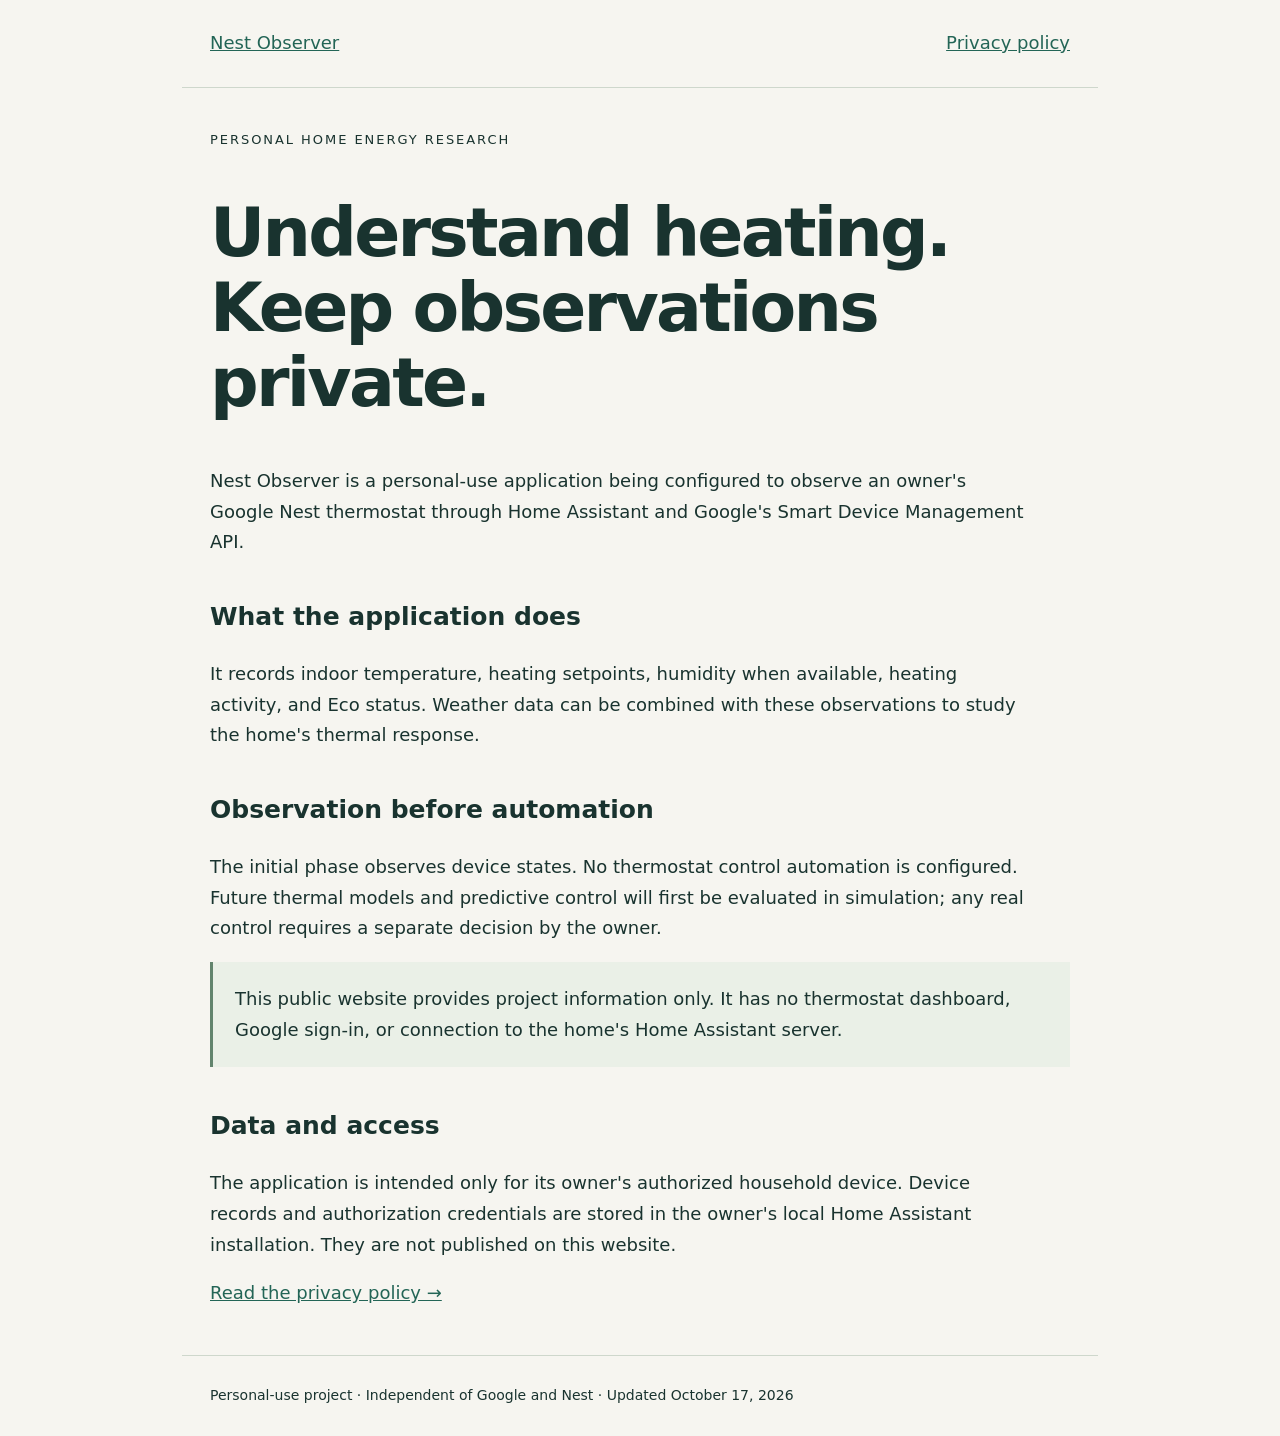
<file: index.html>
<!doctype html><html lang="en"><head><meta charset="utf-8"><meta name="viewport" content="width=device-width, initial-scale=1"><title>Nest Observer</title><meta name="description" content="Nest Observer: personal thermostat observation and privacy information."><link rel="stylesheet" href="style.css"></head><body><nav><a href="./">Nest Observer</a><a href="privacy.html">Privacy policy</a></nav><main><p class="eyebrow">Personal home energy research</p><h1>Understand heating.<br>Keep observations private.</h1><p>Nest Observer is a personal-use application being configured to observe an owner's Google Nest thermostat through Home Assistant and Google's Smart Device Management API.</p><h2>What the application does</h2><p>It records indoor temperature, heating setpoints, humidity when available, heating activity, and Eco status. Weather data can be combined with these observations to study the home's thermal response.</p><h2>Observation before automation</h2><p>The initial phase observes device states. No thermostat control automation is configured. Future thermal models and predictive control will first be evaluated in simulation; any real control requires a separate decision by the owner.</p><div class="note">This public website provides project information only. It has no thermostat dashboard, Google sign-in, or connection to the home's Home Assistant server.</div><h2>Data and access</h2><p>The application is intended only for its owner's authorized household device. Device records and authorization credentials are stored in the owner's local Home Assistant installation. They are not published on this website.</p><p><a href="privacy.html">Read the privacy policy →</a></p></main><footer>Personal-use project · Independent of Google and Nest · Updated October 17, 2026</footer></body></html>
</file>
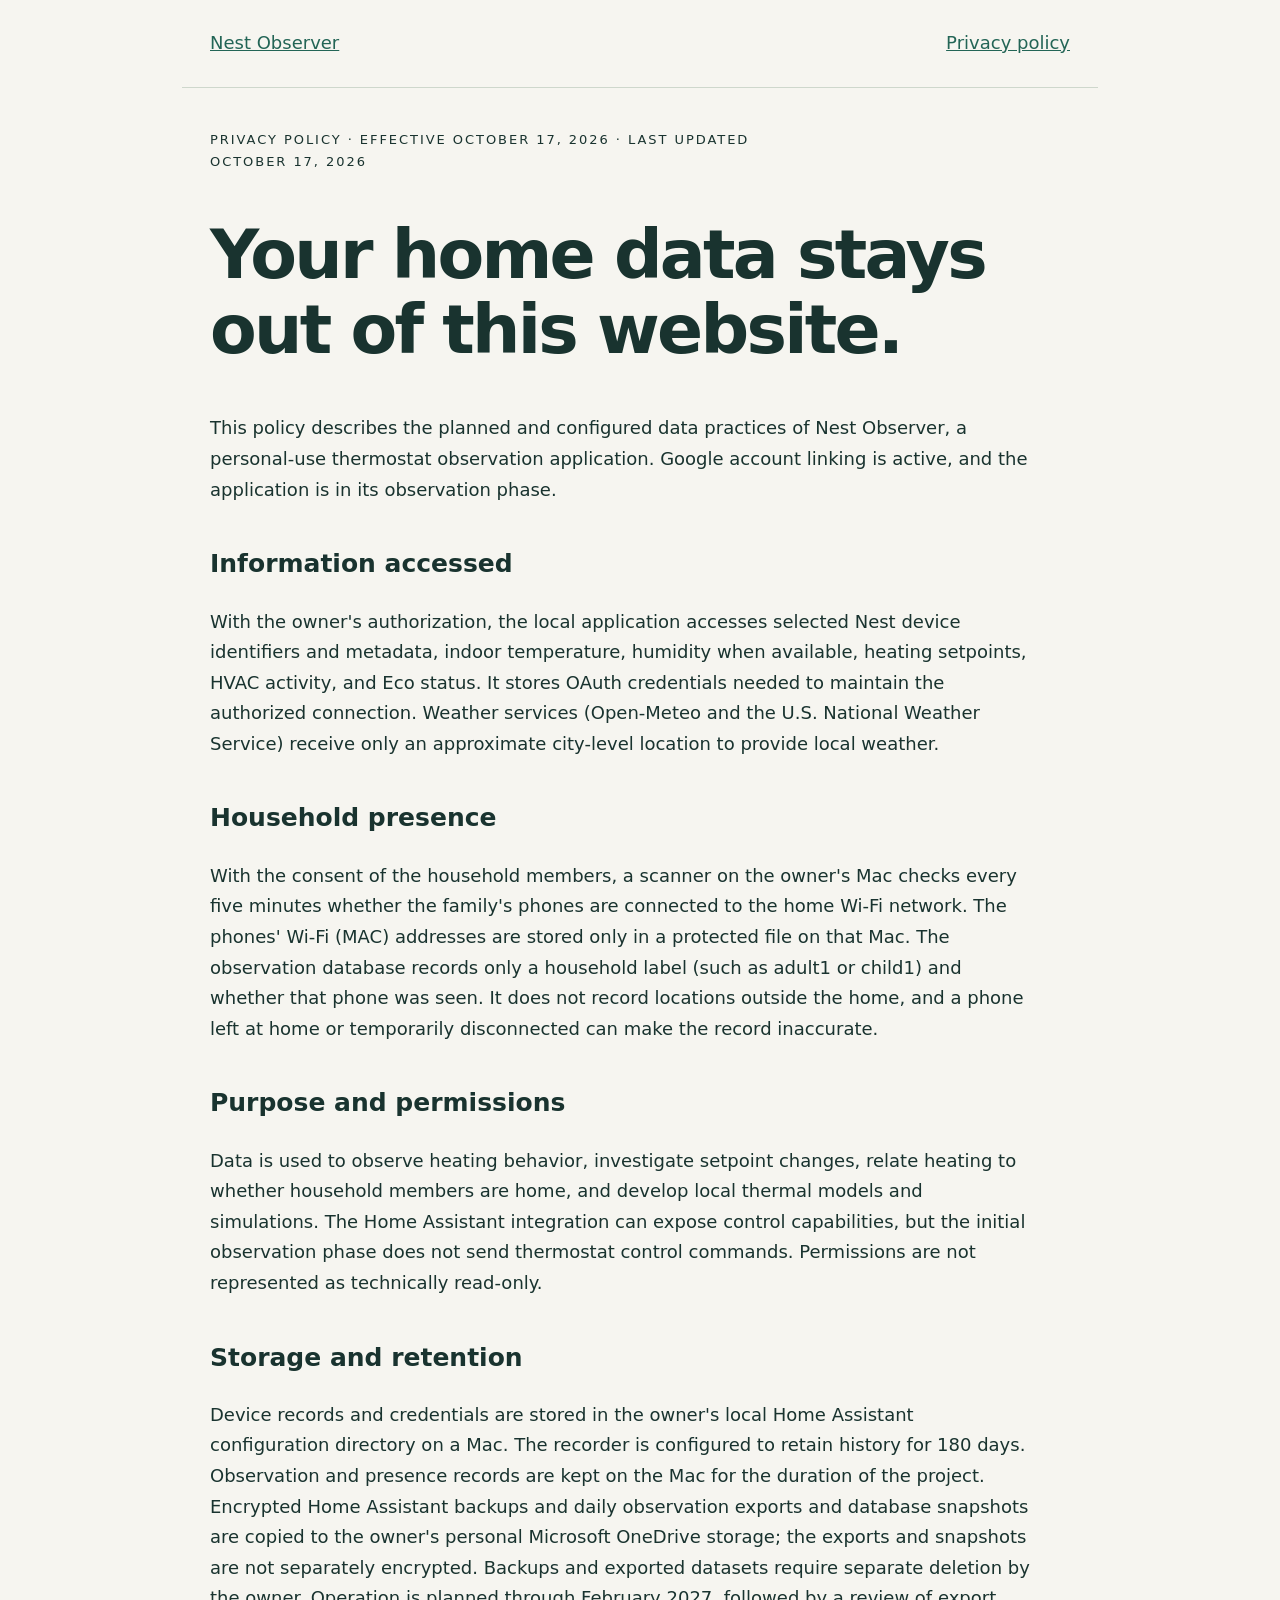
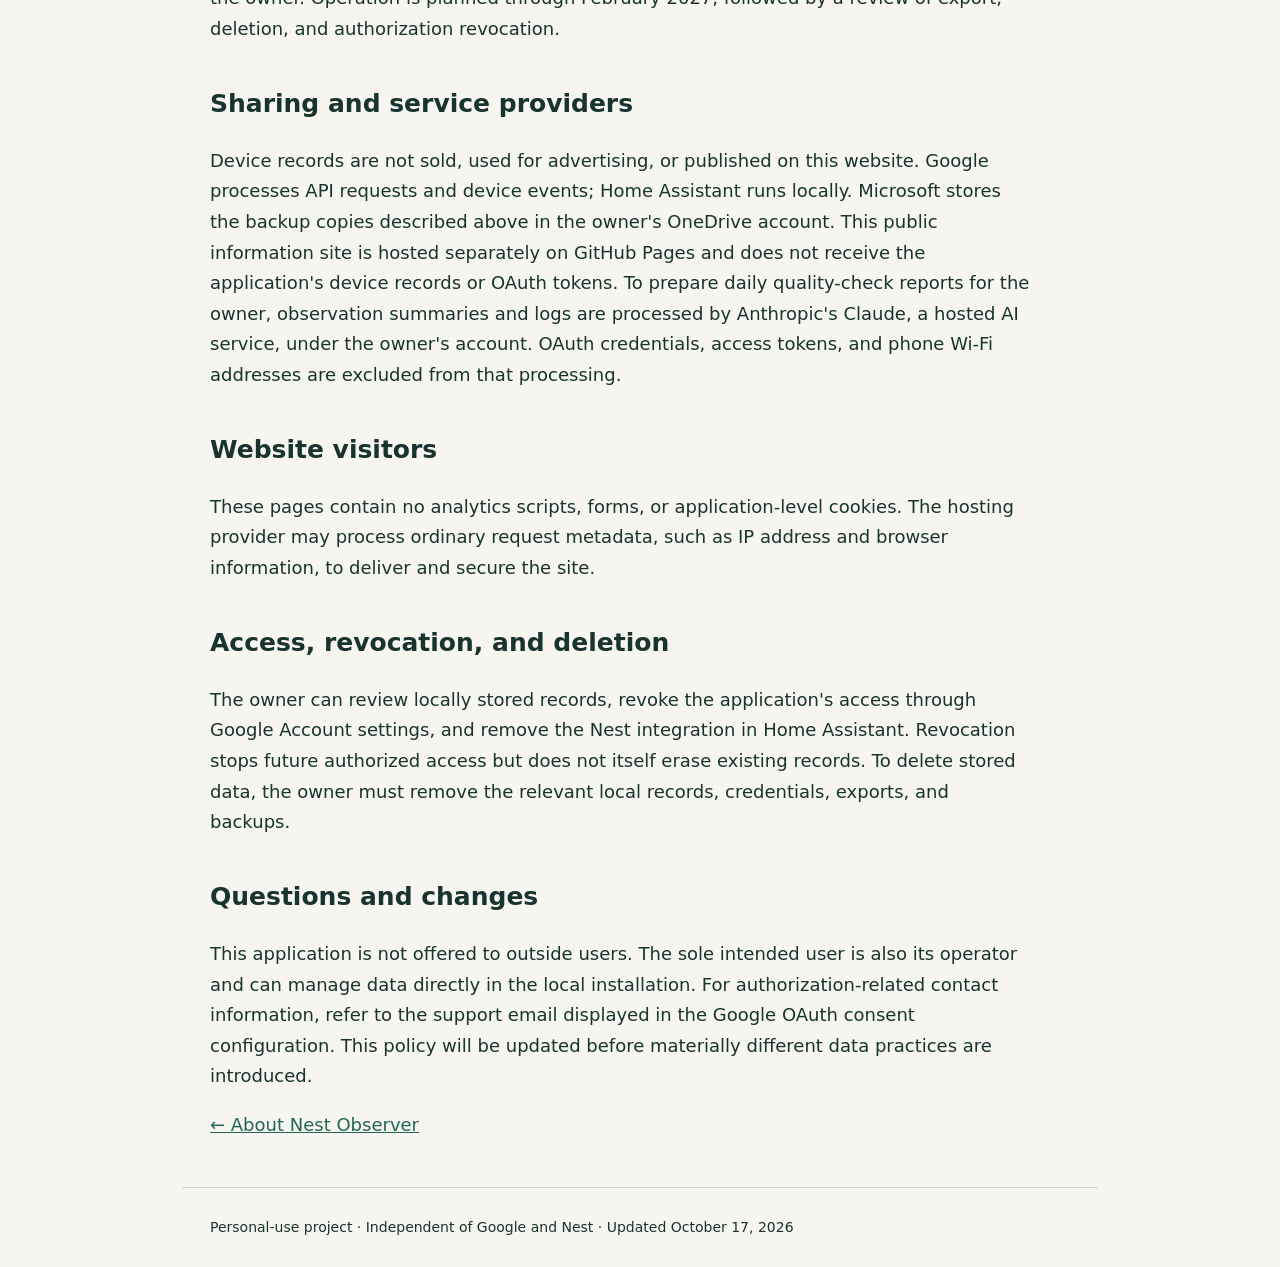
<file: privacy.html>
<!doctype html><html lang="en"><head><meta charset="utf-8"><meta name="viewport" content="width=device-width, initial-scale=1"><title>Privacy Policy | Nest Observer</title><meta name="description" content="Nest Observer: personal thermostat observation and privacy information."><link rel="stylesheet" href="style.css"></head><body><nav><a href="./">Nest Observer</a><a href="privacy.html">Privacy policy</a></nav><main><p class="eyebrow">Privacy policy · Effective October 17, 2026 · Last updated October 17, 2026</p><h1>Your home data stays out of this website.</h1><p>This policy describes the planned and configured data practices of Nest Observer, a personal-use thermostat observation application. Google account linking is active, and the application is in its observation phase.</p><h2>Information accessed</h2><p>With the owner's authorization, the local application accesses selected Nest device identifiers and metadata, indoor temperature, humidity when available, heating setpoints, HVAC activity, and Eco status. It stores OAuth credentials needed to maintain the authorized connection. Weather services (Open-Meteo and the U.S. National Weather Service) receive only an approximate city-level location to provide local weather.</p><h2>Household presence</h2><p>With the consent of the household members, a scanner on the owner's Mac checks every five minutes whether the family's phones are connected to the home Wi-Fi network. The phones' Wi-Fi (MAC) addresses are stored only in a protected file on that Mac. The observation database records only a household label (such as adult1 or child1) and whether that phone was seen. It does not record locations outside the home, and a phone left at home or temporarily disconnected can make the record inaccurate.</p><h2>Purpose and permissions</h2><p>Data is used to observe heating behavior, investigate setpoint changes, relate heating to whether household members are home, and develop local thermal models and simulations. The Home Assistant integration can expose control capabilities, but the initial observation phase does not send thermostat control commands. Permissions are not represented as technically read-only.</p><h2>Storage and retention</h2><p>Device records and credentials are stored in the owner's local Home Assistant configuration directory on a Mac. The recorder is configured to retain history for 180 days. Observation and presence records are kept on the Mac for the duration of the project. Encrypted Home Assistant backups and daily observation exports and database snapshots are copied to the owner's personal Microsoft OneDrive storage; the exports and snapshots are not separately encrypted. Backups and exported datasets require separate deletion by the owner. Operation is planned through February 2027, followed by a review of export, deletion, and authorization revocation.</p><h2>Sharing and service providers</h2><p>Device records are not sold, used for advertising, or published on this website. Google processes API requests and device events; Home Assistant runs locally. Microsoft stores the backup copies described above in the owner's OneDrive account. This public information site is hosted separately on GitHub Pages and does not receive the application's device records or OAuth tokens. To prepare daily quality-check reports for the owner, observation summaries and logs are processed by Anthropic's Claude, a hosted AI service, under the owner's account. OAuth credentials, access tokens, and phone Wi-Fi addresses are excluded from that processing.</p><h2>Website visitors</h2><p>These pages contain no analytics scripts, forms, or application-level cookies. The hosting provider may process ordinary request metadata, such as IP address and browser information, to deliver and secure the site.</p><h2>Access, revocation, and deletion</h2><p>The owner can review locally stored records, revoke the application's access through Google Account settings, and remove the Nest integration in Home Assistant. Revocation stops future authorized access but does not itself erase existing records. To delete stored data, the owner must remove the relevant local records, credentials, exports, and backups.</p><h2>Questions and changes</h2><p>This application is not offered to outside users. The sole intended user is also its operator and can manage data directly in the local installation. For authorization-related contact information, refer to the support email displayed in the Google OAuth consent configuration. This policy will be updated before materially different data practices are introduced.</p><p><a href="./">← About Nest Observer</a></p></main><footer>Personal-use project · Independent of Google and Nest · Updated October 17, 2026</footer></body></html>
</file>
<file: style.css>
body{margin:0;background:#f6f5f0;color:#19332f;font:18px/1.7 system-ui,sans-serif}main,nav,footer{max-width:860px;margin:auto;padding:28px}nav{display:flex;justify-content:space-between;border-bottom:1px solid #ced7cc}a{color:#236556}h1{font-size:clamp(38px,7vw,68px);line-height:1.1;letter-spacing:-.04em}h2{font-size:25px;margin-top:38px}p{max-width:72ch}.eyebrow{font-size:13px;letter-spacing:.15em;text-transform:uppercase}footer{font-size:14px;border-top:1px solid #ced7cc}.note{padding:22px;border-left:3px solid #62846d;background:#eaf0e7}
</file>
